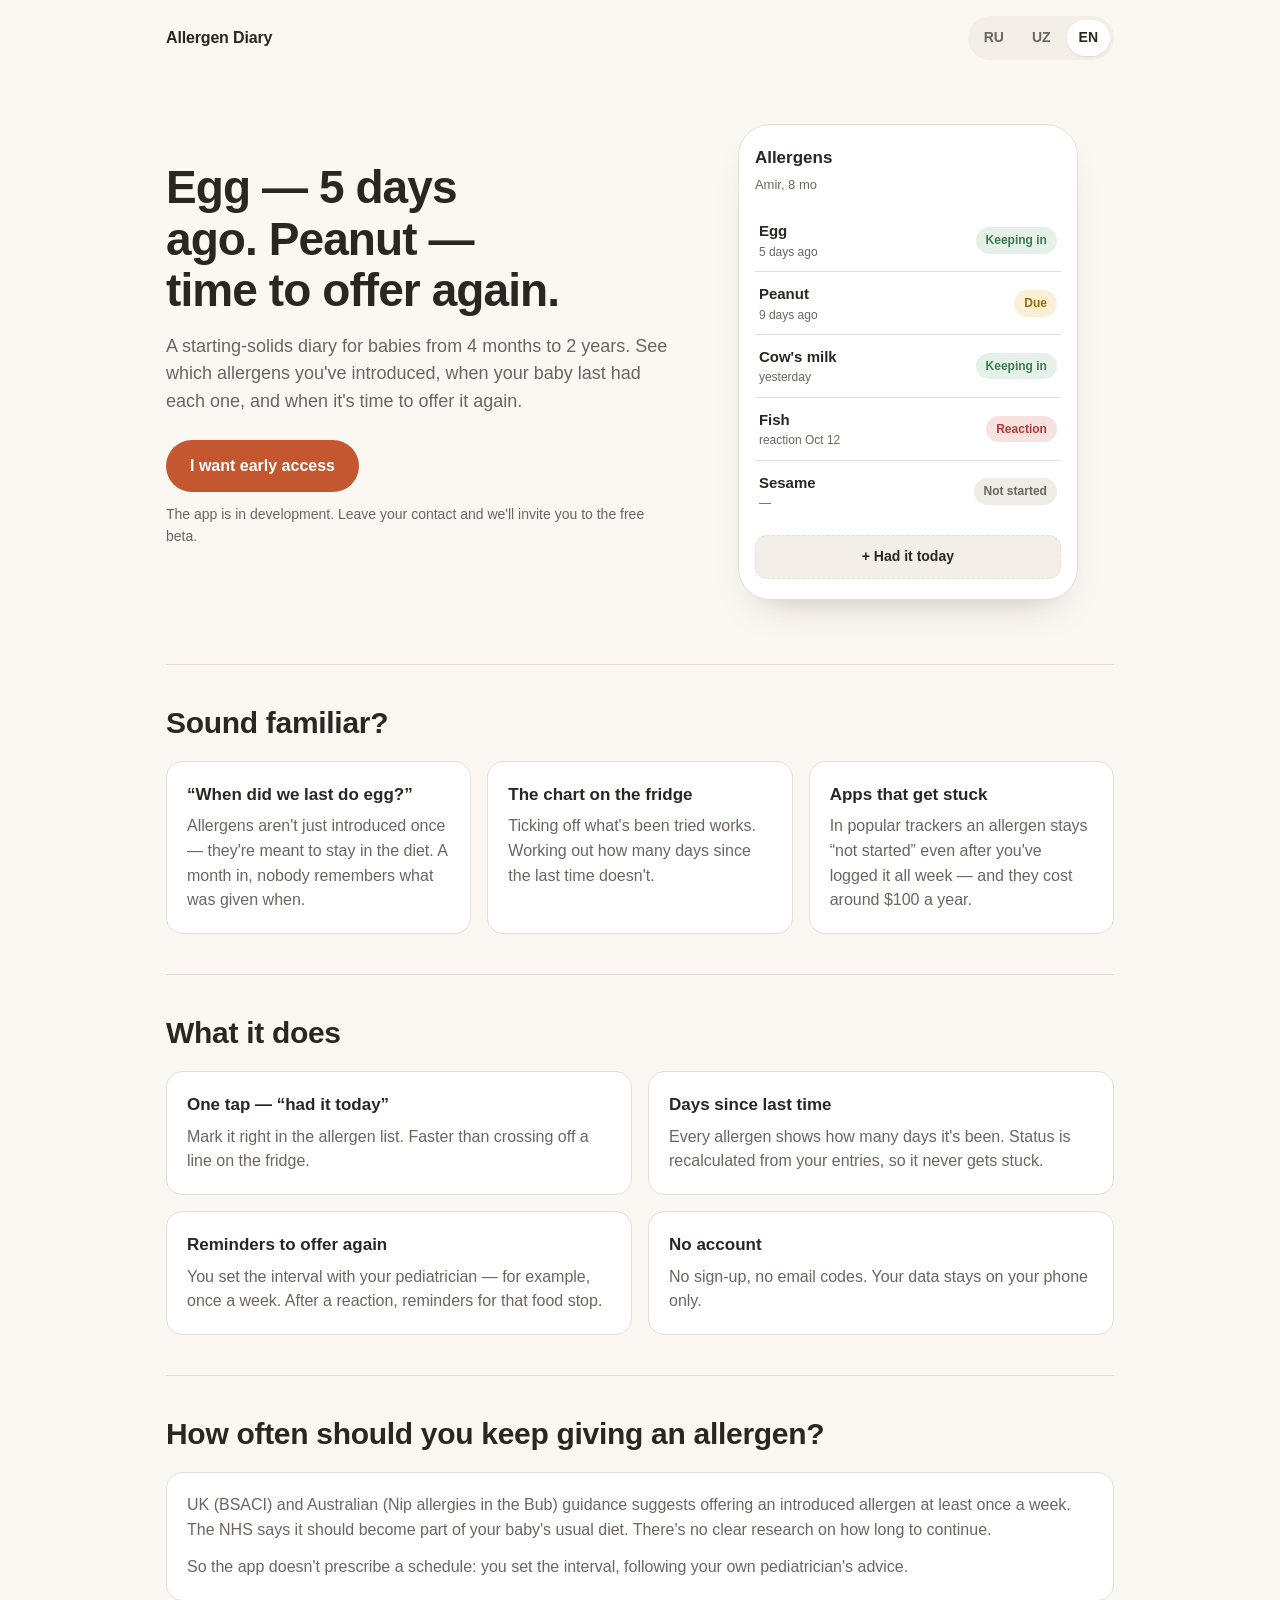
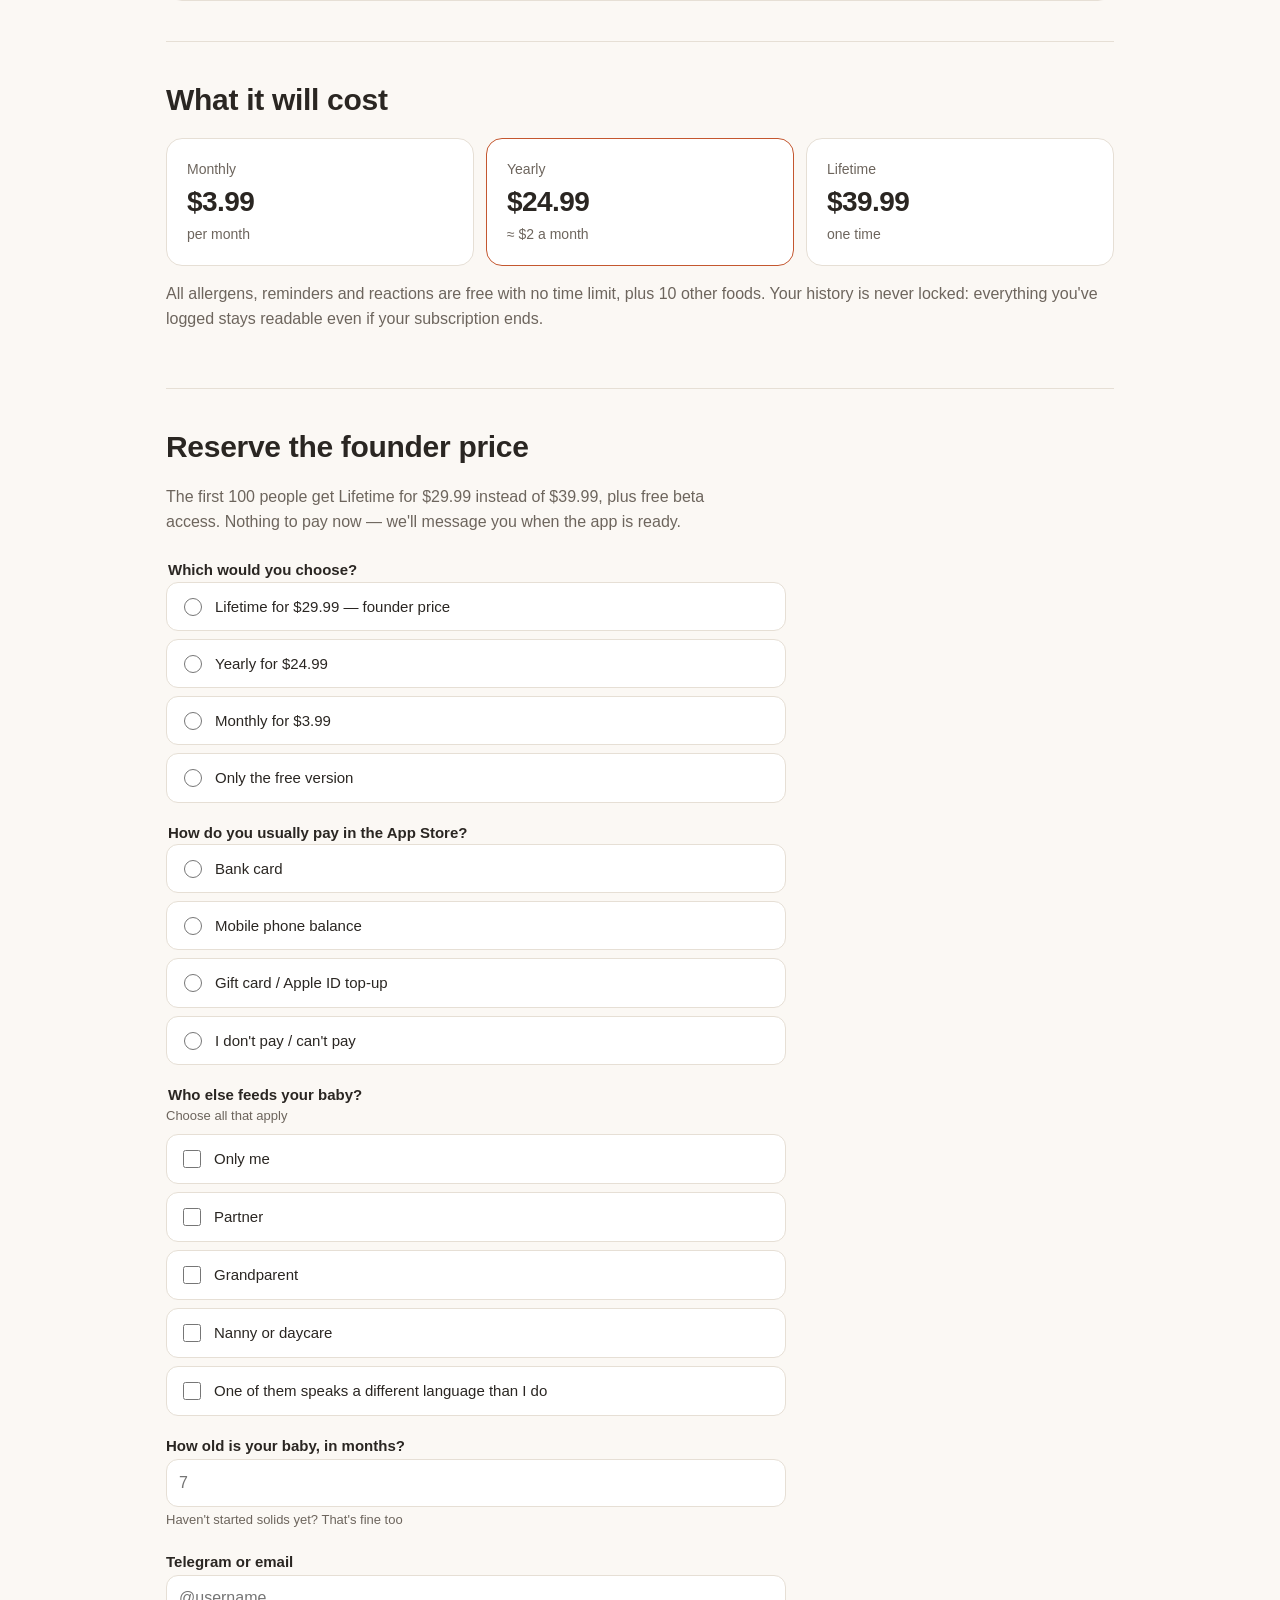
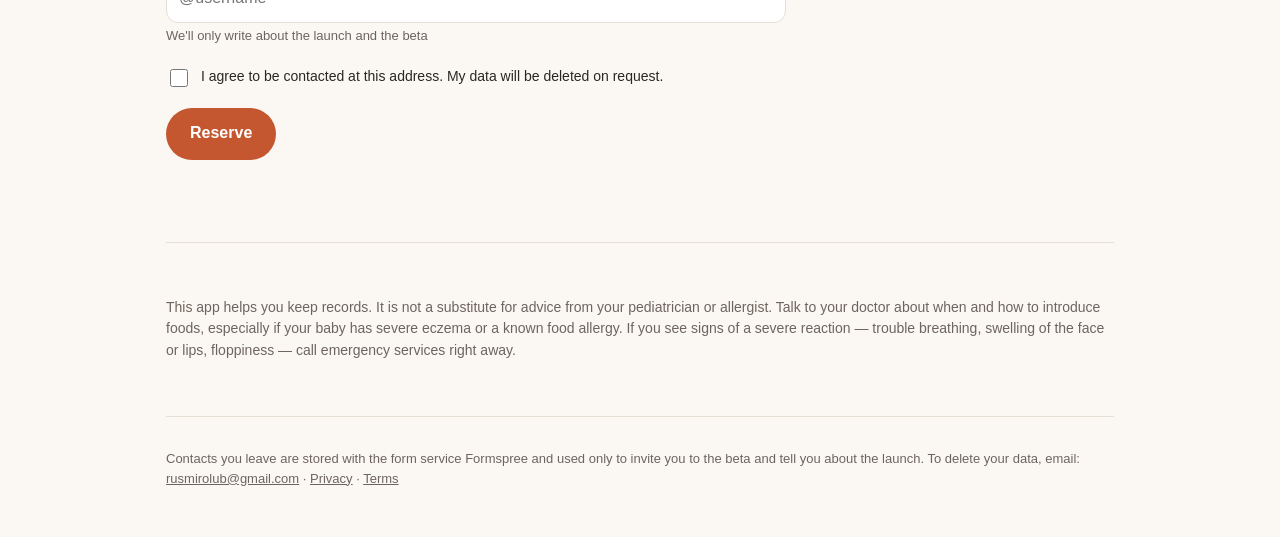
<file: index.html>
<!doctype html>
<html lang="ru">
<head>
<meta charset="utf-8">
<meta name="viewport" content="width=device-width, initial-scale=1">
<title>Дневник аллергенов</title>
<meta name="description" content="Дневник прикорма для малышей 4–24 месяцев: какие аллергены ввели, когда давали последний раз и когда пора повторить.">
<style>
  :root {
    --bg: #fbf8f4;
    --surface: #ffffff;
    --surface-2: #f3eee7;
    --text: #2a2622;
    --muted: #6d655d;
    --line: #e6dfd5;
    --accent: #c4572f;
    --accent-ink: #ffffff;
    --ok: #3c7d4f;
    --ok-bg: #e5f1e8;
    --warn: #9a6a08;
    --warn-bg: #fbf0d6;
    --bad: #b23a3a;
    --bad-bg: #f8e2e0;
    --idle: #6d655d;
    --idle-bg: #efebe5;
    --radius: 16px;
  }
  @media (prefers-color-scheme: dark) {
    :root:not([data-theme="light"]) {
      --bg: #1c1a18; --surface: #262320; --surface-2: #2f2b27; --text: #f1ece6; --muted: #b3aaa0;
      --line: #3b3631; --accent: #e8794f; --accent-ink: #1c1a18;
      --ok: #7fc493; --ok-bg: #233a2b; --warn: #e3b552; --warn-bg: #3d321a;
      --bad: #ee8b84; --bad-bg: #452523; --idle: #b3aaa0; --idle-bg: #34302b;
    }
  }
  :root[data-theme="dark"] {
    --bg: #1c1a18; --surface: #262320; --surface-2: #2f2b27; --text: #f1ece6; --muted: #b3aaa0;
    --line: #3b3631; --accent: #e8794f; --accent-ink: #1c1a18;
    --ok: #7fc493; --ok-bg: #233a2b; --warn: #e3b552; --warn-bg: #3d321a;
    --bad: #ee8b84; --bad-bg: #452523; --idle: #b3aaa0; --idle-bg: #34302b;
  }
  * { box-sizing: border-box; }
  html { -webkit-text-size-adjust: 100%; }
  body {
    margin: 0; background: var(--bg); color: var(--text);
    font: 16px/1.55 -apple-system, BlinkMacSystemFont, "Segoe UI", Roboto, "Helvetica Neue", Arial, sans-serif;
  }
  .wrap { max-width: 980px; margin: 0 auto; padding: 0 16px; }
  header.top { display: flex; align-items: center; justify-content: space-between; gap: 12px; padding: 16px 0; }
  .brand { font-weight: 700; letter-spacing: -0.01em; }
  .langs { display: flex; gap: 4px; background: var(--surface-2); border-radius: 999px; padding: 4px; }
  .langs button {
    border: 0; background: transparent; color: var(--muted); font: inherit; font-size: 14px; font-weight: 600;
    padding: 6px 12px; border-radius: 999px; cursor: pointer; min-height: 36px;
  }
  .langs button[aria-pressed="true"] { background: var(--surface); color: var(--text); box-shadow: 0 1px 2px rgba(0,0,0,.08); }

  .hero { display: grid; gap: 32px; align-items: center; padding: 24px 0 48px; }
  @media (min-width: 820px) { .hero { grid-template-columns: 1.1fr 0.9fr; padding: 48px 0 64px; } }
  h1 { font-size: clamp(30px, 6vw, 46px); line-height: 1.12; letter-spacing: -0.02em; margin: 0 0 16px; text-wrap: balance; }
  .lead { font-size: 18px; color: var(--muted); margin: 0 0 24px; max-width: 34em; }
  .cta {
    display: inline-flex; align-items: center; justify-content: center; min-height: 52px; padding: 0 24px;
    background: var(--accent); color: var(--accent-ink); border: 0; border-radius: 999px;
    font: inherit; font-weight: 700; text-decoration: none; cursor: pointer;
  }
  .cta:focus-visible, .langs button:focus-visible, input:focus-visible, select:focus-visible { outline: 3px solid var(--accent); outline-offset: 2px; }
  .note { font-size: 14px; color: var(--muted); margin-top: 12px; }

  /* phone mock */
  .phone {
    background: var(--surface); border: 1px solid var(--line); border-radius: 32px; padding: 20px 16px;
    max-width: 340px; width: 100%; margin: 0 auto; box-shadow: 0 20px 40px -24px rgba(60,40,20,.35);
  }
  .phone h3 { margin: 0 0 4px; font-size: 17px; }
  .phone .sub { margin: 0 0 14px; font-size: 13px; color: var(--muted); }
  .row { display: flex; align-items: center; justify-content: space-between; gap: 8px; padding: 10px 4px; border-top: 1px solid var(--line); }
  .row:first-of-type { border-top: 0; }
  .row .name { font-weight: 600; font-size: 15px; }
  .row .when { font-size: 12px; color: var(--muted); }
  .pill { font-size: 12px; font-weight: 700; padding: 4px 10px; border-radius: 999px; white-space: nowrap; }
  .pill.ok { color: var(--ok); background: var(--ok-bg); }
  .pill.warn { color: var(--warn); background: var(--warn-bg); }
  .pill.bad { color: var(--bad); background: var(--bad-bg); }
  .pill.idle { color: var(--idle); background: var(--idle-bg); }
  .tap { margin-top: 12px; width: 100%; min-height: 44px; border-radius: 12px; border: 1px dashed var(--line); background: var(--surface-2); color: var(--text); font: inherit; font-size: 14px; font-weight: 600; }

  section { padding: 40px 0; border-top: 1px solid var(--line); }
  h2 { font-size: clamp(22px, 4vw, 30px); line-height: 1.2; letter-spacing: -0.01em; margin: 0 0 20px; text-wrap: balance; }
  .grid { display: grid; gap: 16px; }
  @media (min-width: 720px) { .grid.three { grid-template-columns: repeat(3, 1fr); } .grid.two { grid-template-columns: repeat(2, 1fr); } }
  .card { background: var(--surface); border: 1px solid var(--line); border-radius: var(--radius); padding: 20px; }
  .card h3 { margin: 0 0 6px; font-size: 17px; }
  .card p { margin: 0; color: var(--muted); }
  .quote { font-size: 15px; color: var(--muted); border-left: 3px solid var(--accent); padding: 2px 0 2px 12px; margin: 0; }

  .prices { display: grid; gap: 12px; }
  @media (min-width: 720px) { .prices { grid-template-columns: repeat(3, 1fr); } }
  .price { background: var(--surface); border: 1px solid var(--line); border-radius: var(--radius); padding: 20px; }
  .price .amt { font-size: 28px; font-weight: 800; letter-spacing: -0.02em; }
  .price .per { color: var(--muted); font-size: 14px; }
  .price.best { border-color: var(--accent); }
  .free { margin-top: 16px; color: var(--muted); }

  form { display: grid; gap: 18px; max-width: 620px; }
  label, legend { font-weight: 600; font-size: 15px; }
  fieldset { border: 0; padding: 0; margin: 0; display: grid; gap: 8px; }
  .opt { display: flex; gap: 10px; align-items: flex-start; font-weight: 400; background: var(--surface); border: 1px solid var(--line); border-radius: 12px; padding: 12px; cursor: pointer; }
  .opt input { margin-top: 3px; accent-color: var(--accent); width: 18px; height: 18px; flex: none; }
  input[type=text], input[type=number], select {
    width: 100%; min-height: 48px; padding: 10px 12px; border-radius: 12px; border: 1px solid var(--line);
    background: var(--surface); color: var(--text); font: inherit;
  }
  .hint { font-size: 13px; color: var(--muted); font-weight: 400; }
  .consent { font-weight: 400; font-size: 14px; display: flex; gap: 10px; align-items: flex-start; }
  .consent input { margin-top: 3px; width: 18px; height: 18px; accent-color: var(--accent); flex: none; }
  #msg { min-height: 1.5em; font-weight: 600; }
  #msg.ok { color: var(--ok); } #msg.err { color: var(--bad); }

  .disclaimer { font-size: 14px; color: var(--muted); }
  footer { padding: 32px 0 48px; font-size: 13px; color: var(--muted); border-top: 1px solid var(--line); }
  footer a { color: inherit; }
  .sr, input.sr { position: absolute; left: 0; width: 1px; height: 1px; min-height: 0; padding: 0; border: 0; overflow: hidden; clip: rect(0 0 0 0); }
</style>
</head>
<body>
<div class="wrap">
  <header class="top">
    <div class="brand" data-i="brand">Дневник аллергенов</div>
    <div class="langs" role="group" aria-label="Language">
      <button type="button" data-lang="ru" aria-pressed="true">RU</button>
      <button type="button" data-lang="uz" aria-pressed="false">UZ</button>
      <button type="button" data-lang="en" aria-pressed="false">EN</button>
    </div>
  </header>

  <div class="hero">
    <div>
      <h1 data-i="h1">Яйцо — 5 дней назад. Арахис — пора повторить.</h1>
      <p class="lead" data-i="lead">Дневник прикорма для малышей от 4 месяцев до 2 лет. Показывает, какие аллергены вы уже ввели, когда давали последний раз и когда пора дать снова.</p>
      <a class="cta" href="#join" data-i="cta">Хочу попробовать</a>
      <p class="note" data-i="cta_note">Приложение в разработке. Оставьте контакт — пригласим в бета-тест бесплатно.</p>
    </div>
    <div class="phone" aria-hidden="true">
      <h3 data-i="m_title">Аллергены</h3>
      <p class="sub" data-i="m_sub">Амир, 8 мес.</p>
      <div class="row"><div><div class="name" data-i="m_egg">Яйцо</div><div class="when" data-i="m_egg_w">5 дней назад</div></div><span class="pill ok" data-i="m_keep">Повторяем</span></div>
      <div class="row"><div><div class="name" data-i="m_peanut">Арахис</div><div class="when" data-i="m_peanut_w">9 дней назад</div></div><span class="pill warn" data-i="m_due">Пора дать</span></div>
      <div class="row"><div><div class="name" data-i="m_milk">Коровье молоко</div><div class="when" data-i="m_milk_w">вчера</div></div><span class="pill ok" data-i="m_keep2">Повторяем</span></div>
      <div class="row"><div><div class="name" data-i="m_fish">Рыба</div><div class="when" data-i="m_fish_w">реакция 12 окт.</div></div><span class="pill bad" data-i="m_react">Реакция</span></div>
      <div class="row"><div><div class="name" data-i="m_sesame">Кунжут</div><div class="when">—</div></div><span class="pill idle" data-i="m_none">Не вводили</span></div>
      <button class="tap" type="button" tabindex="-1" data-i="m_tap">+ Дали сегодня</button>
    </div>
  </div>

  <section>
    <h2 data-i="p_h">Знакомо?</h2>
    <div class="grid three">
      <div class="card"><h3 data-i="p1_h">«Когда мы давали яйцо?»</h3><p data-i="p1">Аллергены советуют не только ввести, но и потом давать регулярно. Через месяц уже не вспомнить, что и когда было.</p></div>
      <div class="card"><h3 data-i="p2_h">Листок на холодильнике</h3><p data-i="p2">Отмечать, что попробовали, ещё получается. Посчитать, сколько дней прошло с последнего раза, — уже нет.</p></div>
      <div class="card"><h3 data-i="p3_h">Приложения ломаются</h3><p data-i="p3">В популярных трекерах аллерген «застревает» в статусе «не начат», хотя вы давали его всю неделю. И стоят они около $100 в год.</p></div>
    </div>
  </section>

  <section>
    <h2 data-i="f_h">Что умеет</h2>
    <div class="grid two">
      <div class="card"><h3 data-i="f1_h">Один тап — «дали сегодня»</h3><p data-i="f1">Отметка прямо в списке аллергенов. Быстрее, чем зачеркнуть строчку на холодильнике.</p></div>
      <div class="card"><h3 data-i="f2_h">Дни с последнего раза</h3><p data-i="f2">Для каждого аллергена видно, сколько дней прошло. Статус пересчитывается из ваших записей и не «застревает».</p></div>
      <div class="card"><h3 data-i="f3_h">Напоминание повторить</h3><p data-i="f3">Интервал вы выбираете сами вместе с педиатром — например, раз в неделю. После реакции напоминания по этому продукту выключаются.</p></div>
      <div class="card"><h3 data-i="f4_h">Без регистрации</h3><p data-i="f4">Не нужен аккаунт и код из письма. Данные хранятся только на вашем телефоне.</p></div>
    </div>
  </section>

  <section>
    <h2 data-i="o_h">Как часто давать аллерген после ввода?</h2>
    <div class="card">
      <p data-i="o1">Британские (BSACI) и австралийские (Nip allergies in the Bub) рекомендации советуют давать уже введённый аллерген хотя бы раз в неделю. NHS говорит, что он должен стать частью обычного рациона. Сколько это продолжать, точных данных нет.</p>
      <p style="margin-top:12px" data-i="o2">Поэтому приложение не назначает схему: интервал вы ставите сами, по совету своего педиатра.</p>
    </div>
  </section>

  <section>
    <h2 data-i="pr_h">Сколько будет стоить</h2>
    <div class="prices">
      <div class="price"><div class="per" data-i="pr_m_l">Месяц</div><div class="amt" data-i="pr_m">$3.99</div><div class="per" data-i="pr_m_n">в месяц</div></div>
      <div class="price best"><div class="per" data-i="pr_y_l">Год</div><div class="amt" data-i="pr_y">$24.99</div><div class="per" data-i="pr_y_n">≈ $2 в месяц</div></div>
      <div class="price"><div class="per" data-i="pr_l_l">Навсегда</div><div class="amt" data-i="pr_l">$39.99</div><div class="per" data-i="pr_l_n">один раз</div></div>
    </div>
    <p class="free" data-i="pr_free">Все аллергены, напоминания и реакции — бесплатно и без срока, плюс 10 других продуктов. Ваша история никогда не блокируется: всё, что записали, остаётся доступным, даже если подписка закончилась. Цена в App Store будет в местной валюте.</p>
  </section>

  <section id="join">
    <h2 data-i="j_h">Забронировать цену основателя</h2>
    <p class="lead" style="font-size:16px" data-i="j_lead">Первые 100 человек получат «Навсегда» за $29.99 вместо $39.99 и бесплатный доступ к бета-версии. Сейчас ничего платить не нужно — напишем, когда приложение будет готово.</p>

    <form id="f" method="POST" action="https://formspree.io/f/xqppevvk" novalidate>
      <fieldset>
        <legend data-i="q_plan">Что бы вы выбрали?</legend>
        <label class="opt"><input type="radio" name="plan" value="lifetime_founder" required><span data-i="q_plan_1">«Навсегда» за $29.99 — цена основателя</span></label>
        <label class="opt"><input type="radio" name="plan" value="year"><span data-i="q_plan_2">Год за $24.99</span></label>
        <label class="opt"><input type="radio" name="plan" value="month"><span data-i="q_plan_3">Месяц за $3.99</span></label>
        <label class="opt"><input type="radio" name="plan" value="free_only"><span data-i="q_plan_4">Только бесплатная версия</span></label>
      </fieldset>

      <fieldset>
        <legend data-i="q_pay">Как вы обычно платите в App Store?</legend>
        <label class="opt"><input type="radio" name="pay" value="card"><span data-i="q_pay_1">Банковской картой</span></label>
        <label class="opt"><input type="radio" name="pay" value="phone_balance"><span data-i="q_pay_2">Со счёта мобильного телефона</span></label>
        <label class="opt"><input type="radio" name="pay" value="gift_card"><span data-i="q_pay_3">Подарочной картой / пополнением Apple ID</span></label>
        <label class="opt"><input type="radio" name="pay" value="never"><span data-i="q_pay_4">Не плачу / не получается заплатить</span></label>
      </fieldset>

      <fieldset>
        <legend data-i="q_share">Кто ещё кормит ребёнка?</legend>
        <span class="hint" data-i="q_share_h">Можно выбрать несколько</span>
        <label class="opt"><input type="checkbox" name="feeds" value="only_me"><span data-i="q_share_1">Только я</span></label>
        <label class="opt"><input type="checkbox" name="feeds" value="partner"><span data-i="q_share_2">Муж / партнёр</span></label>
        <label class="opt"><input type="checkbox" name="feeds" value="grandparent"><span data-i="q_share_3">Бабушка или дедушка</span></label>
        <label class="opt"><input type="checkbox" name="feeds" value="nanny_daycare"><span data-i="q_share_4">Няня или садик</span></label>
        <label class="opt"><input type="checkbox" name="feeds" value="other_language"><span data-i="q_share_5">Кто-то из них говорит на другом языке, чем я</span></label>
      </fieldset>

      <div>
        <label for="age" data-i="q_age">Сколько месяцев ребёнку?</label>
        <input id="age" name="child_age_months" type="number" inputmode="numeric" min="0" max="48" placeholder="7">
        <span class="hint" data-i="q_age_h">Если ещё не начали прикорм — тоже подходит</span>
      </div>

      <div>
        <label for="contact" data-i="q_contact">Telegram или email</label>
        <input id="contact" name="contact" type="text" autocomplete="email" required placeholder="@username">
        <span class="hint" data-i="q_contact_h">Напишем только о запуске и бета-тесте</span>
      </div>

      <label class="consent"><input type="checkbox" name="consent" value="yes" required><span data-i="q_consent">Можно написать мне по этому контакту. Данные удалят по первому запросу.</span></label>

      <input type="hidden" name="lang" value="ru">
      <input type="hidden" name="utm_source">
      <input type="hidden" name="utm_medium">
      <input type="hidden" name="utm_campaign">
      <input type="hidden" name="referrer">
      <input type="text" name="_gotcha" class="sr" tabindex="-1" autocomplete="off" aria-hidden="true">

      <div><button class="cta" type="submit" data-i="q_submit">Забронировать</button></div>
      <div id="msg" role="status" aria-live="polite"></div>
    </form>
  </section>

  <section>
    <p class="disclaimer" data-i="disc">Приложение помогает вести учёт и не заменяет консультацию педиатра или аллерголога. Порядок и сроки ввода продуктов обсудите с врачом, особенно если у ребёнка тяжёлая экзема или уже была аллергия. При признаках тяжёлой реакции — затруднённое дыхание, отёк лица или губ, вялость — сразу вызывайте скорую (103).</p>
  </section>

  <footer>
    <span data-i="foot">Контакты, которые вы оставили, хранятся в сервисе форм Formspree и используются только для приглашения в бета-тест и сообщения о запуске. Чтобы удалить данные, напишите:</span>
    <a href="mailto:rusmirolub@gmail.com">rusmirolub@gmail.com</a>
    · <a href="privacy" data-legal>Privacy</a> · <a href="terms" data-legal>Terms</a>
  </footer>
</div>

<script>
(function () {
  var T = {
    ru: {}, // RU is the markup itself; filled from the DOM on load
    uz: {
      brand: "Allergen kundaligi",
      h1: "Tuxum — 5 kun oldin. Yeryongʻoq — takrorlash vaqti.",
      lead: "4 oylikdan 2 yoshgacha boʻlgan chaqaloqlar uchun qoʻshimcha ovqat kundaligi. Qaysi allergenlar kiritilgani, oxirgi marta qachon berilgani va qachon yana berish kerakligini koʻrsatadi.",
      cta: "Sinab koʻrmoqchiman",
      cta_note: "Ilova ishlab chiqilmoqda. Kontaktingizni qoldiring — beta-testga bepul taklif qilamiz.",
      m_title: "Allergenlar", m_sub: "Amir, 8 oy",
      m_egg: "Tuxum", m_egg_w: "5 kun oldin", m_keep: "Takrorlanmoqda",
      m_peanut: "Yeryongʻoq", m_peanut_w: "9 kun oldin", m_due: "Berish vaqti",
      m_milk: "Sigir suti", m_milk_w: "kecha", m_keep2: "Takrorlanmoqda",
      m_fish: "Baliq", m_fish_w: "reaksiya 12-okt.", m_react: "Reaksiya",
      m_sesame: "Kunjut", m_none: "Kiritilmagan", m_tap: "+ Bugun berdik",
      p_h: "Tanishmi?",
      p1_h: "«Tuxumni qachon bergan edik?»", p1: "Allergenni faqat kiritish emas, keyin muntazam berib turish ham tavsiya etiladi. Bir oydan keyin nima qachon boʻlganini eslab boʻlmaydi.",
      p2_h: "Muzlatkichdagi varaq", p2: "Nimani tatib koʻrganini belgilash mumkin. Oxirgi martadan beri necha kun oʻtganini hisoblash — yoʻq.",
      p3_h: "Ilovalar buziladi", p3: "Mashhur trekerlarda allergen butun hafta berilgan boʻlsa ham «boshlanmagan» holatida qolib ketadi. Narxi esa yiliga taxminan $100.",
      f_h: "Nimalar qila oladi",
      f1_h: "Bir bosish — «bugun berdik»", f1: "Belgi toʻgʻridan-toʻgʻri allergenlar roʻyxatida. Muzlatkichdagi qatorni chizishdan ham tezroq.",
      f2_h: "Oxirgi martadan beri kunlar", f2: "Har bir allergen uchun necha kun oʻtgani koʻrinadi. Holat yozuvlaringizdan qayta hisoblanadi va «qotib qolmaydi».",
      f3_h: "Takrorlash eslatmasi", f3: "Oraliqni pediatr bilan birga oʻzingiz tanlaysiz — masalan, haftada bir marta. Reaksiyadan keyin shu mahsulot boʻyicha eslatmalar oʻchadi.",
      f4_h: "Roʻyxatdan oʻtishsiz", f4: "Akkaunt va xatdagi kod kerak emas. Maʼlumotlar faqat telefoningizda saqlanadi.",
      o_h: "Kiritilgan allergenni qanchalik tez-tez berish kerak?",
      o1: "Britaniya (BSACI) va Avstraliya (Nip allergies in the Bub) tavsiyalari kiritilgan allergenni kamida haftada bir marta berishni maslahat beradi. NHS uni oddiy ratsionning bir qismiga aylantirish kerakligini aytadi. Buni qancha davom ettirish haqida aniq maʼlumot yoʻq.",
      o2: "Shuning uchun ilova sxema belgilamaydi: oraliqni pediatringiz maslahati bilan oʻzingiz qoʻyasiz.",
      pr_h: "Narxi qancha boʻladi",
      pr_m_l: "Oy", pr_m: "$3.99", pr_m_n: "oyiga",
      pr_y_l: "Yil", pr_y: "$24.99", pr_y_n: "≈ oyiga $2",
      pr_l_l: "Umrbod", pr_l: "$39.99", pr_l_n: "bir marta",
      pr_free: "Barcha allergenlar, eslatmalar va reaksiyalar — bepul va muddatsiz, yana 10 ta boshqa mahsulot. Tarixingiz hech qachon bloklanmaydi: yozganlaringiz obuna tugasa ham ochiq qoladi.",
      j_h: "Asoschi narxini band qilish",
      j_lead: "Dastlabki 100 kishi «Umrbod» tarifni $39.99 oʻrniga $29.99 ga va beta-versiyaga bepul kirishni oladi. Hozir hech narsa toʻlash shart emas — ilova tayyor boʻlganda yozamiz.",
      q_plan: "Qaysi birini tanlagan boʻlardingiz?",
      q_plan_1: "«Umrbod» $29.99 — asoschi narxi", q_plan_2: "Yil — $24.99", q_plan_3: "Oy — $3.99", q_plan_4: "Faqat bepul versiya",
      q_pay: "App Store’da odatda qanday toʻlaysiz?",
      q_pay_1: "Bank kartasi bilan", q_pay_2: "Mobil telefon hisobidan", q_pay_3: "Sovgʻa kartasi / Apple ID’ni toʻldirish", q_pay_4: "Toʻlamayman / toʻlab boʻlmaydi",
      q_share: "Bolani yana kim ovqatlantiradi?", q_share_h: "Bir nechtasini tanlash mumkin",
      q_share_1: "Faqat men", q_share_2: "Turmush oʻrtogʻim", q_share_3: "Buvi yoki bobo", q_share_4: "Enaga yoki bogʻcha", q_share_5: "Ulardan kimdir men bilan boshqa tilda gaplashadi",
      q_age: "Bola necha oylik?", q_age_h: "Qoʻshimcha ovqat hali boshlanmagan boʻlsa ham mos keladi",
      q_contact: "Telegram yoki email", q_contact_h: "Faqat ishga tushirish va beta-test haqida yozamiz",
      q_consent: "Shu kontakt orqali menga yozishlariga roziman. Birinchi soʻrov boʻyicha maʼlumotlar oʻchiriladi.",
      q_submit: "Band qilish",
      disc: "Ilova hisob yuritishga yordam beradi va pediatr yoki allergolog maslahatining oʻrnini bosmaydi. Mahsulotlarni kiritish tartibi va muddatlarini shifokor bilan kelishing, ayniqsa bolada ogʻir ekzema yoki allergiya boʻlgan boʻlsa. Ogʻir reaksiya belgilari — nafas qisishi, yuz yoki lablar shishi, holsizlik — boʻlsa, darhol tez yordam chaqiring (103).",
      foot: "Siz qoldirgan kontaktlar Formspree xizmatida saqlanadi va faqat beta-testga taklif qilish hamda ishga tushirish haqida xabar berish uchun ishlatiladi. Maʼlumotlarni oʻchirish uchun yozing:",
      ok: "Rahmat! Ilova tayyor boʻlganda yozamiz.", err: "Yuborib boʻlmadi. Keyinroq yana urinib koʻring.", need: "Tarifni tanlang, kontakt va roziligingizni koʻrsating.", cfg: "Shakl hali sozlanmagan."
    },
    en: {
      brand: "Allergen Diary",
      h1: "Egg — 5 days ago. Peanut — time to offer again.",
      lead: "A starting-solids diary for babies from 4 months to 2 years. See which allergens you've introduced, when your baby last had each one, and when it's time to offer it again.",
      cta: "I want early access",
      cta_note: "The app is in development. Leave your contact and we'll invite you to the free beta.",
      m_title: "Allergens", m_sub: "Amir, 8 mo",
      m_egg: "Egg", m_egg_w: "5 days ago", m_keep: "Keeping in",
      m_peanut: "Peanut", m_peanut_w: "9 days ago", m_due: "Due",
      m_milk: "Cow's milk", m_milk_w: "yesterday", m_keep2: "Keeping in",
      m_fish: "Fish", m_fish_w: "reaction Oct 12", m_react: "Reaction",
      m_sesame: "Sesame", m_none: "Not started", m_tap: "+ Had it today",
      p_h: "Sound familiar?",
      p1_h: "“When did we last do egg?”", p1: "Allergens aren't just introduced once — they're meant to stay in the diet. A month in, nobody remembers what was given when.",
      p2_h: "The chart on the fridge", p2: "Ticking off what's been tried works. Working out how many days since the last time doesn't.",
      p3_h: "Apps that get stuck", p3: "In popular trackers an allergen stays “not started” even after you've logged it all week — and they cost around $100 a year.",
      f_h: "What it does",
      f1_h: "One tap — “had it today”", f1: "Mark it right in the allergen list. Faster than crossing off a line on the fridge.",
      f2_h: "Days since last time", f2: "Every allergen shows how many days it's been. Status is recalculated from your entries, so it never gets stuck.",
      f3_h: "Reminders to offer again", f3: "You set the interval with your pediatrician — for example, once a week. After a reaction, reminders for that food stop.",
      f4_h: "No account", f4: "No sign-up, no email codes. Your data stays on your phone only.",
      o_h: "How often should you keep giving an allergen?",
      o1: "UK (BSACI) and Australian (Nip allergies in the Bub) guidance suggests offering an introduced allergen at least once a week. The NHS says it should become part of your baby's usual diet. There's no clear research on how long to continue.",
      o2: "So the app doesn't prescribe a schedule: you set the interval, following your own pediatrician's advice.",
      pr_h: "What it will cost",
      pr_m_l: "Monthly", pr_m: "$3.99", pr_m_n: "per month",
      pr_y_l: "Yearly", pr_y: "$24.99", pr_y_n: "≈ $2 a month",
      pr_l_l: "Lifetime", pr_l: "$39.99", pr_l_n: "one time",
      pr_free: "All allergens, reminders and reactions are free with no time limit, plus 10 other foods. Your history is never locked: everything you've logged stays readable even if your subscription ends.",
      j_h: "Reserve the founder price",
      j_lead: "The first 100 people get Lifetime for $29.99 instead of $39.99, plus free beta access. Nothing to pay now — we'll message you when the app is ready.",
      q_plan: "Which would you choose?",
      q_plan_1: "Lifetime for $29.99 — founder price", q_plan_2: "Yearly for $24.99", q_plan_3: "Monthly for $3.99", q_plan_4: "Only the free version",
      q_pay: "How do you usually pay in the App Store?",
      q_pay_1: "Bank card", q_pay_2: "Mobile phone balance", q_pay_3: "Gift card / Apple ID top-up", q_pay_4: "I don't pay / can't pay",
      q_share: "Who else feeds your baby?", q_share_h: "Choose all that apply",
      q_share_1: "Only me", q_share_2: "Partner", q_share_3: "Grandparent", q_share_4: "Nanny or daycare", q_share_5: "One of them speaks a different language than I do",
      q_age: "How old is your baby, in months?", q_age_h: "Haven't started solids yet? That's fine too",
      q_contact: "Telegram or email", q_contact_h: "We'll only write about the launch and the beta",
      q_consent: "I agree to be contacted at this address. My data will be deleted on request.",
      q_submit: "Reserve",
      disc: "This app helps you keep records. It is not a substitute for advice from your pediatrician or allergist. Talk to your doctor about when and how to introduce foods, especially if your baby has severe eczema or a known food allergy. If you see signs of a severe reaction — trouble breathing, swelling of the face or lips, floppiness — call emergency services right away.",
      foot: "Contacts you leave are stored with the form service Formspree and used only to invite you to the beta and tell you about the launch. To delete your data, email:",
      ok: "Thank you! We'll message you when the app is ready.", err: "Couldn't send. Please try again later.", need: "Please choose an option, add your contact and tick the consent box.", cfg: "The form isn't configured yet."
    }
  };
  var ruMsg = { ok: "Спасибо! Напишем, когда приложение будет готово.", err: "Не получилось отправить. Попробуйте ещё раз позже.", need: "Выберите тариф, укажите контакт и отметьте согласие.", cfg: "Форма ещё не настроена." };
  var titles = { ru: "Дневник аллергенов", uz: "Allergen kundaligi", en: "Allergen Diary" };

  var nodes = document.querySelectorAll('[data-i]');
  nodes.forEach(function (n) { T.ru[n.getAttribute('data-i')] = n.textContent; });
  Object.keys(ruMsg).forEach(function (k) { T.ru[k] = ruMsg[k]; });

  var form = document.getElementById('f');
  var msg = document.getElementById('msg');
  var lang = 'ru';

  function apply(l) {
    lang = T[l] ? l : 'ru';
    nodes.forEach(function (n) { var v = T[lang][n.getAttribute('data-i')]; if (v) n.textContent = v; });
    document.documentElement.lang = lang;
    document.title = titles[lang];
    document.querySelectorAll('.langs button').forEach(function (b) { b.setAttribute('aria-pressed', String(b.dataset.lang === lang)); });
    form.elements.lang.value = lang;
    msg.textContent = ''; msg.className = '';
    try { localStorage.setItem('lang', lang); } catch (e) {}
    try { var u = new URL(location.href); u.searchParams.set('lang', lang); history.replaceState(null, '', u); } catch (e) {}
  }

  var params = new URLSearchParams(location.search);
  ['utm_source', 'utm_medium', 'utm_campaign'].forEach(function (k) { form.elements[k].value = params.get(k) || ''; });
  form.elements.referrer.value = document.referrer || '';

  var initial = params.get('lang');
  if (!initial) { try { initial = localStorage.getItem('lang'); } catch (e) {} }
  if (!initial) {
    var nav = (navigator.language || 'ru').slice(0, 2).toLowerCase();
    initial = nav === 'uz' ? 'uz' : nav === 'en' ? 'en' : 'ru';
  }
  apply(initial);

  document.querySelectorAll('.langs button').forEach(function (b) {
    b.addEventListener('click', function () { apply(b.dataset.lang); track('lang-' + b.dataset.lang); });
  });

  function track(name) {
    try { if (window.goatcounter && window.goatcounter.count) window.goatcounter.count({ path: name, title: name, event: true }); } catch (e) {}
  }

  var started = false;
  form.addEventListener('input', function () { if (!started) { started = true; track('form-start-' + lang); } });

  form.addEventListener('submit', function (e) {
    e.preventDefault();
    msg.className = '';
    var plan = form.querySelector('input[name=plan]:checked');
    if (!plan || !form.elements.contact.value.trim() || !form.elements.consent.checked) {
      msg.textContent = T[lang].need; msg.className = 'err'; return;
    }
    if (form.action.indexOf('YOUR_FORM_ID') !== -1) { msg.textContent = T[lang].cfg; msg.className = 'err'; return; }
    var data = new FormData(form);
    data.set('feeds', Array.prototype.map.call(form.querySelectorAll('input[name=feeds]:checked'), function (x) { return x.value; }).join(','));
    var btn = form.querySelector('button[type=submit]'); btn.disabled = true;
    fetch(form.action, { method: 'POST', body: data, headers: { 'Accept': 'application/json' } })
      .then(function (r) {
        if (!r.ok) throw new Error(r.status);
        msg.textContent = T[lang].ok; msg.className = 'ok';
        form.querySelectorAll('input, button').forEach(function (el) { el.disabled = true; });
        track('submit-' + lang + '-' + plan.value);
      })
      .catch(function () { msg.textContent = T[lang].err; msg.className = 'err'; btn.disabled = false; });
  });
})();
</script>
<!-- Visitor counting (no cookies). Replace komolbek with your GoatCounter code, or delete this line. -->
<script data-goatcounter="https://komolbek.goatcounter.com/count" async src="//gc.zgo.at/count.js"></script>
</body>
</html>
</file>
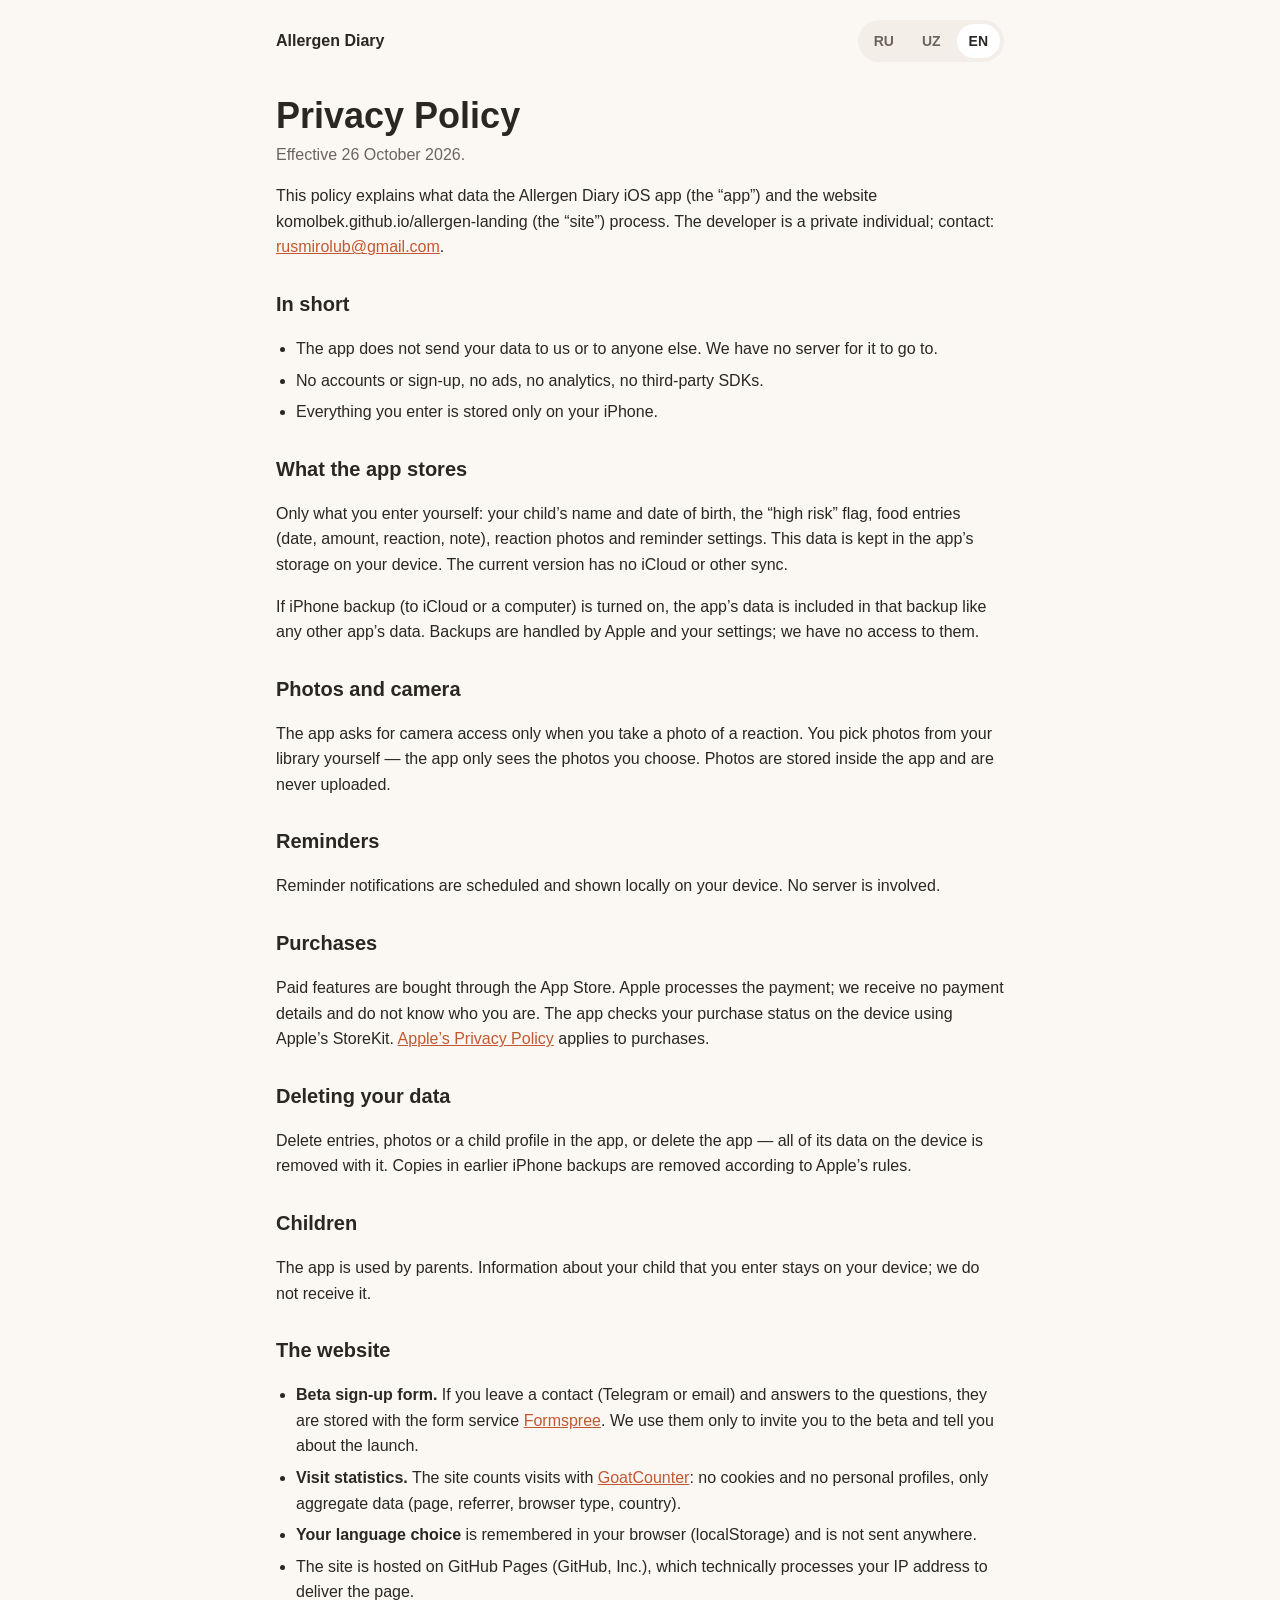
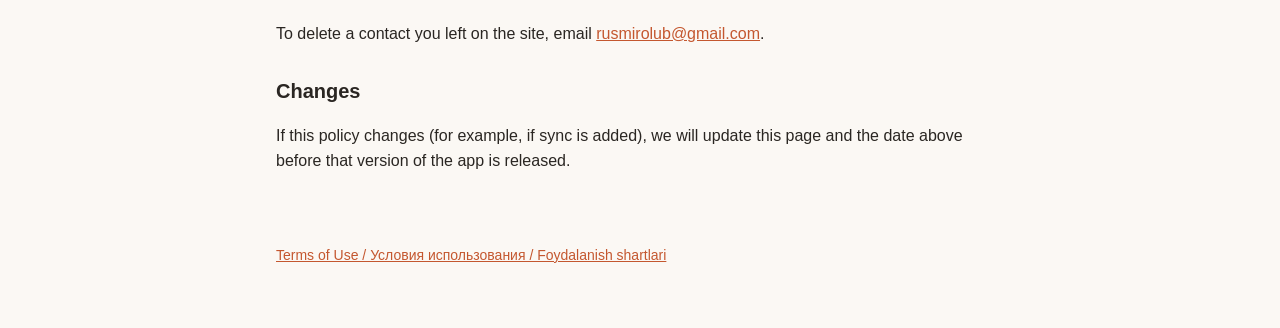
<file: privacy.html>
<!doctype html>
<html lang="ru">
<head>
<meta charset="utf-8">
<meta name="viewport" content="width=device-width, initial-scale=1">
<title>Allergen Diary — Privacy Policy</title>
<meta name="robots" content="index,follow">
<link rel="stylesheet" href="legal.css">
</head>
<body>
<header class="wrap top">
  <a class="brand" href="./">Allergen Diary</a>
  <nav class="langs" aria-label="Language">
    <a href="?lang=ru" data-l="ru">RU</a><a href="?lang=uz" data-l="uz">UZ</a><a href="?lang=en" data-l="en">EN</a>
  </nav>
</header>
<main class="wrap">

<article lang="ru" data-lang="ru">
<h1>Политика конфиденциальности</h1>
<p class="meta">Действует с 26 октября 2026 г.</p>
<p>Эта политика описывает, какие данные обрабатывает iOS-приложение «Allergen Diary» (далее — приложение) и сайт komolbek.github.io/allergen-landing (далее — сайт). Разработчик — частное лицо, контакт: <a href="mailto:rusmirolub@gmail.com">rusmirolub@gmail.com</a>.</p>

<h2>Коротко</h2>
<ul>
  <li>Приложение не передаёт ваши данные ни нам, ни третьим лицам. У нас нет сервера, куда они могли бы попасть.</li>
  <li>Нет аккаунтов и регистрации, нет рекламы, аналитики и сторонних SDK.</li>
  <li>Всё, что вы вводите, хранится только на вашем iPhone.</li>
</ul>

<h2>Какие данные хранит приложение</h2>
<p>Только то, что вы вводите сами: имя и дата рождения ребёнка, отметка «высокий риск», записи о продуктах (дата, количество, реакция, заметка), фото реакций, настройки напоминаний. Эти данные хранятся в памяти приложения на устройстве. Синхронизации через iCloud или другой сервис в текущей версии нет.</p>
<p>Если у вас включено резервное копирование iPhone (в iCloud или на компьютер), данные приложения попадают в эту копию, как и данные других приложений. Резервным копированием управляет Apple и ваши настройки; мы к копиям доступа не имеем.</p>

<h2>Фото и камера</h2>
<p>Приложение просит доступ к камере только когда вы фотографируете реакцию. Фото из галереи вы выбираете сами — приложение видит только выбранные снимки. Фото сохраняются внутри приложения и никуда не отправляются.</p>

<h2>Напоминания</h2>
<p>Уведомления-напоминания создаются и показываются локально на устройстве. Сервер для них не используется.</p>

<h2>Покупки</h2>
<p>Платные функции оплачиваются через App Store. Платёж обрабатывает Apple, мы не получаем ваши платёжные данные и не знаем, кто вы. Приложение проверяет статус покупки средствами Apple (StoreKit) на устройстве. К покупкам применяется <a href="https://www.apple.com/legal/privacy/">политика конфиденциальности Apple</a>.</p>

<h2>Как удалить данные</h2>
<p>Удалите записи, фото или профиль ребёнка в приложении либо удалите приложение — вместе с ним удаляются все его данные на устройстве. Копии в ранее сделанных резервных копиях iPhone удаляются по правилам Apple.</p>

<h2>Дети</h2>
<p>Приложением пользуются родители. Сведения о ребёнке, которые вы вводите, остаются на вашем устройстве; мы их не получаем.</p>

<h2>Сайт</h2>
<ul>
  <li><strong>Форма записи в бета-тест.</strong> Если вы оставляете контакт (Telegram или email) и ответы на вопросы, они сохраняются в сервисе форм <a href="https://formspree.io/legal/privacy-policy">Formspree</a>. Мы используем их только чтобы пригласить в бета-тест и сообщить о запуске.</li>
  <li><strong>Статистика посещений.</strong> Сайт считает визиты сервисом <a href="https://www.goatcounter.com/help/privacy">GoatCounter</a>: без cookie и без личных профилей, только агрегированные данные (страница, источник перехода, тип браузера, страна).</li>
  <li><strong>Выбор языка</strong> запоминается в вашем браузере (localStorage) и никуда не отправляется.</li>
  <li>Сайт размещён на GitHub Pages (GitHub, Inc.), который технически обрабатывает IP-адрес, чтобы доставить страницу.</li>
</ul>
<p>Чтобы удалить контакт, оставленный на сайте, напишите на <a href="mailto:rusmirolub@gmail.com">rusmirolub@gmail.com</a>.</p>

<h2>Изменения</h2>
<p>Если политика изменится (например, появится синхронизация), мы обновим эту страницу и дату вверху до выхода такой версии приложения.</p>
</article>

<article lang="uz" data-lang="uz">
<h1>Maxfiylik siyosati</h1>
<p class="meta">2026-yil 26-oktabrdan amal qiladi.</p>
<p>Ushbu siyosat «Allergen Diary» iOS ilovasi (keyingi oʻrinlarda — ilova) va komolbek.github.io/allergen-landing sayti (keyingi oʻrinlarda — sayt) qanday maʼlumotlarni qayta ishlashini tushuntiradi. Ishlab chiquvchi — jismoniy shaxs, aloqa: <a href="mailto:rusmirolub@gmail.com">rusmirolub@gmail.com</a>.</p>

<h2>Qisqacha</h2>
<ul>
  <li>Ilova maʼlumotlaringizni na bizga, na uchinchi shaxslarga yubormaydi. Ular tushishi mumkin boʻlgan serverimiz yoʻq.</li>
  <li>Akkaunt va roʻyxatdan oʻtish yoʻq, reklama, analitika va uchinchi tomon SDKʼlari yoʻq.</li>
  <li>Siz kiritgan hamma narsa faqat iPhoneʼingizda saqlanadi.</li>
</ul>

<h2>Ilova qanday maʼlumotlarni saqlaydi</h2>
<p>Faqat oʻzingiz kiritgan maʼlumotlar: bolaning ismi va tugʻilgan sanasi, «yuqori xavf» belgisi, mahsulotlar haqidagi yozuvlar (sana, miqdor, reaksiya, izoh), reaksiya suratlari, eslatma sozlamalari. Bu maʼlumotlar qurilmadagi ilova xotirasida saqlanadi. Joriy versiyada iCloud yoki boshqa xizmat orqali sinxronlash yoʻq.</p>
<p>Agar iPhone zaxira nusxasi (iCloud yoki kompyuterga) yoqilgan boʻlsa, ilova maʼlumotlari boshqa ilovalar maʼlumotlari kabi shu nusxaga tushadi. Zaxira nusxalarni Apple va sizning sozlamalaringiz boshqaradi; bizda ularga kirish imkoni yoʻq.</p>

<h2>Suratlar va kamera</h2>
<p>Ilova kameraga ruxsatni faqat siz reaksiyani suratga olayotganingizda soʻraydi. Galereyadan suratlarni oʻzingiz tanlaysiz — ilova faqat tanlangan suratlarni koʻradi. Suratlar ilova ichida saqlanadi va hech qayerga yuborilmaydi.</p>

<h2>Eslatmalar</h2>
<p>Eslatma bildirishnomalari qurilmada mahalliy yaratiladi va koʻrsatiladi. Ular uchun server ishlatilmaydi.</p>

<h2>Xaridlar</h2>
<p>Pullik funksiyalar App Store orqali toʻlanadi. Toʻlovni Apple qayta ishlaydi, biz toʻlov maʼlumotlaringizni olmaymiz va kimligingizni bilmaymiz. Ilova xarid holatini qurilmada Apple vositalari (StoreKit) bilan tekshiradi. Xaridlarga <a href="https://www.apple.com/legal/privacy/">Apple maxfiylik siyosati</a> qoʻllanadi.</p>

<h2>Maʼlumotlarni qanday oʻchirish mumkin</h2>
<p>Ilovada yozuvlar, suratlar yoki bola profilini oʻchiring yoxud ilovani oʻchiring — u bilan birga qurilmadagi barcha maʼlumotlari oʻchadi. Avval yaratilgan iPhone zaxira nusxalaridagi maʼlumotlar Apple qoidalari boʻyicha oʻchiriladi.</p>

<h2>Bolalar</h2>
<p>Ilovadan ota-onalar foydalanadi. Siz kiritgan bola haqidagi maʼlumotlar qurilmangizda qoladi; biz ularni olmaymiz.</p>

<h2>Sayt</h2>
<ul>
  <li><strong>Beta-testga yozilish shakli.</strong> Agar kontakt (Telegram yoki email) va savollarga javoblarni qoldirsangiz, ular <a href="https://formspree.io/legal/privacy-policy">Formspree</a> shakllar xizmatida saqlanadi. Ulardan faqat beta-testga taklif qilish va ishga tushirish haqida xabar berish uchun foydalanamiz.</li>
  <li><strong>Tashriflar statistikasi.</strong> Sayt tashriflarni <a href="https://www.goatcounter.com/help/privacy">GoatCounter</a> xizmati bilan hisoblaydi: cookie va shaxsiy profillarsiz, faqat umumlashtirilgan maʼlumotlar (sahifa, oʻtish manbasi, brauzer turi, mamlakat).</li>
  <li><strong>Til tanlovi</strong> brauzeringizda (localStorage) eslab qolinadi va hech qayerga yuborilmaydi.</li>
  <li>Sayt GitHub Pages (GitHub, Inc.) xostingida joylashgan; u sahifani yetkazish uchun IP-manzilni texnik jihatdan qayta ishlaydi.</li>
</ul>
<p>Saytda qoldirilgan kontaktni oʻchirish uchun <a href="mailto:rusmirolub@gmail.com">rusmirolub@gmail.com</a> manziliga yozing.</p>

<h2>Oʻzgarishlar</h2>
<p>Agar siyosat oʻzgarsa (masalan, sinxronlash paydo boʻlsa), ilovaning shunday versiyasi chiqishidan oldin ushbu sahifani va yuqoridagi sanani yangilaymiz.</p>
</article>

<article lang="en" data-lang="en">
<h1>Privacy Policy</h1>
<p class="meta">Effective 26 October 2026.</p>
<p>This policy explains what data the Allergen Diary iOS app (the “app”) and the website komolbek.github.io/allergen-landing (the “site”) process. The developer is a private individual; contact: <a href="mailto:rusmirolub@gmail.com">rusmirolub@gmail.com</a>.</p>

<h2>In short</h2>
<ul>
  <li>The app does not send your data to us or to anyone else. We have no server for it to go to.</li>
  <li>No accounts or sign-up, no ads, no analytics, no third-party SDKs.</li>
  <li>Everything you enter is stored only on your iPhone.</li>
</ul>

<h2>What the app stores</h2>
<p>Only what you enter yourself: your child’s name and date of birth, the “high risk” flag, food entries (date, amount, reaction, note), reaction photos and reminder settings. This data is kept in the app’s storage on your device. The current version has no iCloud or other sync.</p>
<p>If iPhone backup (to iCloud or a computer) is turned on, the app’s data is included in that backup like any other app’s data. Backups are handled by Apple and your settings; we have no access to them.</p>

<h2>Photos and camera</h2>
<p>The app asks for camera access only when you take a photo of a reaction. You pick photos from your library yourself — the app only sees the photos you choose. Photos are stored inside the app and are never uploaded.</p>

<h2>Reminders</h2>
<p>Reminder notifications are scheduled and shown locally on your device. No server is involved.</p>

<h2>Purchases</h2>
<p>Paid features are bought through the App Store. Apple processes the payment; we receive no payment details and do not know who you are. The app checks your purchase status on the device using Apple’s StoreKit. <a href="https://www.apple.com/legal/privacy/">Apple’s Privacy Policy</a> applies to purchases.</p>

<h2>Deleting your data</h2>
<p>Delete entries, photos or a child profile in the app, or delete the app — all of its data on the device is removed with it. Copies in earlier iPhone backups are removed according to Apple’s rules.</p>

<h2>Children</h2>
<p>The app is used by parents. Information about your child that you enter stays on your device; we do not receive it.</p>

<h2>The website</h2>
<ul>
  <li><strong>Beta sign-up form.</strong> If you leave a contact (Telegram or email) and answers to the questions, they are stored with the form service <a href="https://formspree.io/legal/privacy-policy">Formspree</a>. We use them only to invite you to the beta and tell you about the launch.</li>
  <li><strong>Visit statistics.</strong> The site counts visits with <a href="https://www.goatcounter.com/help/privacy">GoatCounter</a>: no cookies and no personal profiles, only aggregate data (page, referrer, browser type, country).</li>
  <li><strong>Your language choice</strong> is remembered in your browser (localStorage) and is not sent anywhere.</li>
  <li>The site is hosted on GitHub Pages (GitHub, Inc.), which technically processes your IP address to deliver the page.</li>
</ul>
<p>To delete a contact you left on the site, email <a href="mailto:rusmirolub@gmail.com">rusmirolub@gmail.com</a>.</p>

<h2>Changes</h2>
<p>If this policy changes (for example, if sync is added), we will update this page and the date above before that version of the app is released.</p>
</article>

<p class="other"><a href="terms" data-keep-lang>Terms of Use / Условия использования / Foydalanish shartlari</a></p>
</main>
<script src="legal.js"></script>
</body>
</html>
</file>
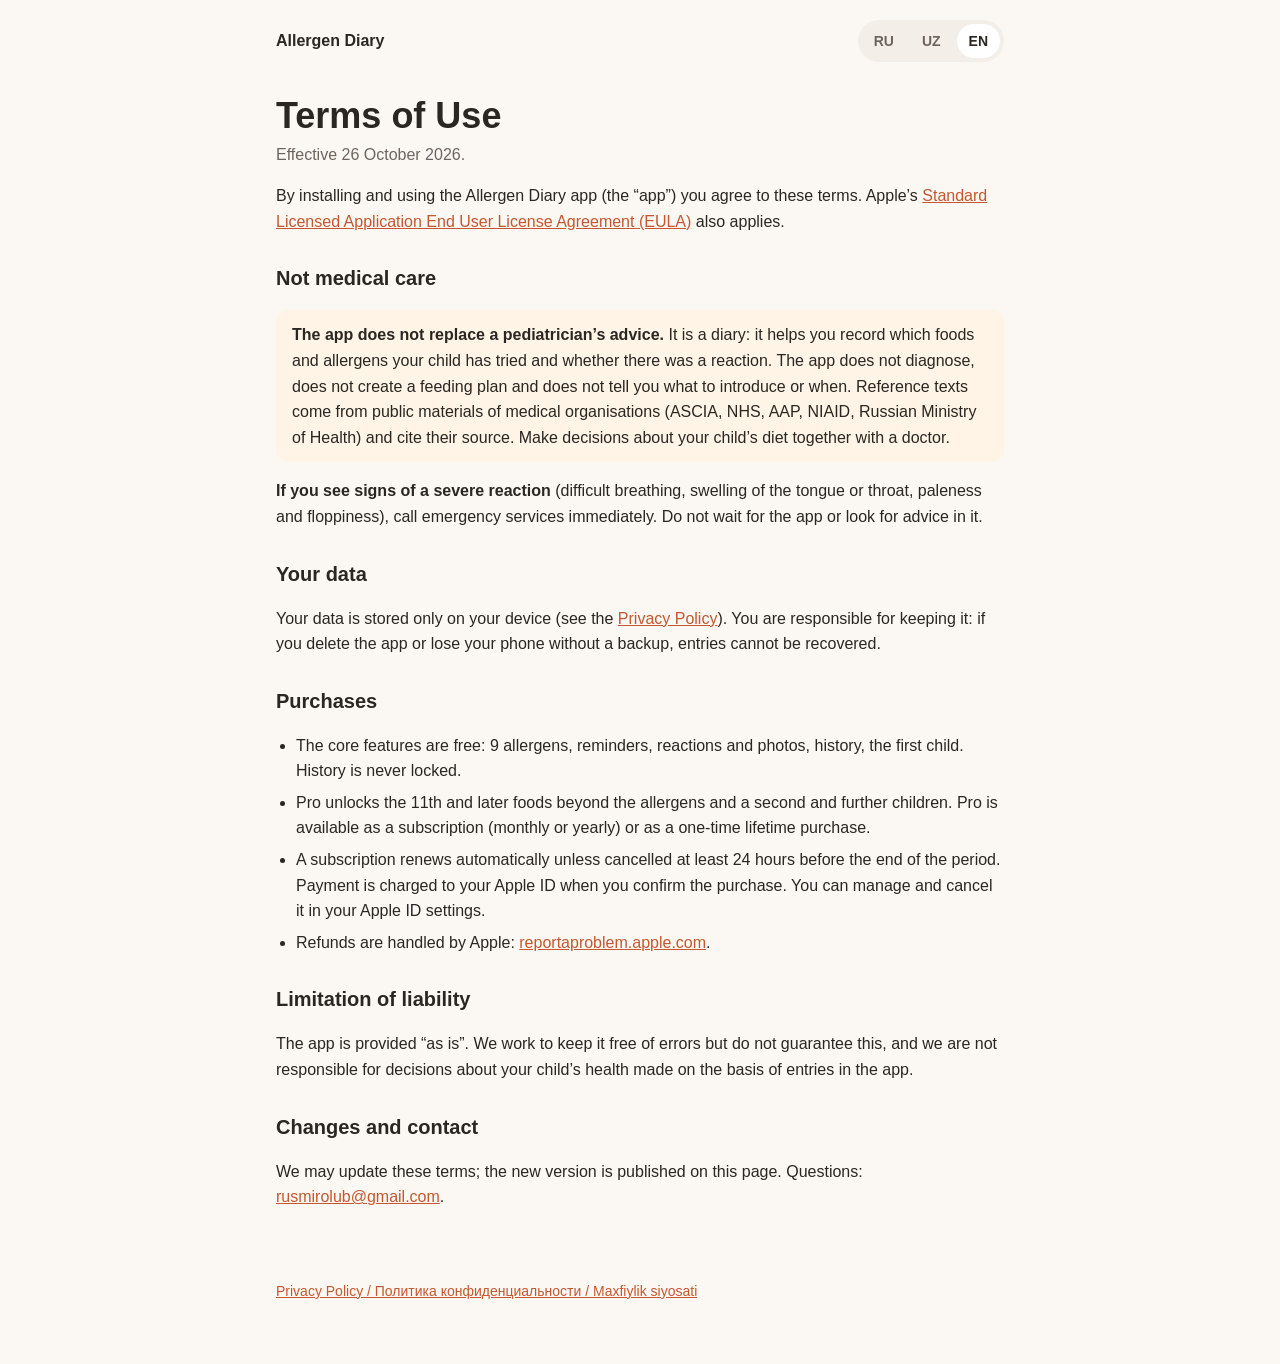
<file: terms.html>
<!doctype html>
<html lang="ru">
<head>
<meta charset="utf-8">
<meta name="viewport" content="width=device-width, initial-scale=1">
<title>Allergen Diary — Terms of Use</title>
<meta name="robots" content="index,follow">
<link rel="stylesheet" href="legal.css">
</head>
<body>
<header class="wrap top">
  <a class="brand" href="./">Allergen Diary</a>
  <nav class="langs" aria-label="Language">
    <a href="?lang=ru" data-l="ru">RU</a><a href="?lang=uz" data-l="uz">UZ</a><a href="?lang=en" data-l="en">EN</a>
  </nav>
</header>
<main class="wrap">

<article lang="ru" data-lang="ru">
<h1>Условия использования</h1>
<p class="meta">Действуют с 26 октября 2026 г.</p>
<p>Устанавливая и используя приложение «Allergen Diary» (далее — приложение), вы соглашаетесь с этими условиями. К приложению также применяется <a href="https://www.apple.com/legal/internet-services/itunes/dev/stdeula/">стандартное лицензионное соглашение Apple (EULA)</a>.</p>

<h2>Не медицинская помощь</h2>
<p class="note"><strong>Приложение не заменяет консультацию педиатра.</strong> Это дневник: он помогает записывать, какие продукты и аллергены ребёнок пробовал и были ли реакции. Приложение не ставит диагнозы, не составляет схему прикорма и не говорит, когда и что вводить. Справочные тексты взяты из открытых материалов медицинских организаций (ASCIA, NHS, AAP, NIAID, Минздрав РФ) и указаны со ссылкой на источник. Решения о питании ребёнка принимайте вместе с врачом.</p>
<p><strong>При признаках тяжёлой реакции</strong> (затруднённое дыхание, отёк языка или горла, бледность и вялость) сразу звоните в скорую помощь. Не ждите ответа приложения и не ищите в нём совета.</p>

<h2>Ваши данные</h2>
<p>Данные хранятся только на вашем устройстве (подробнее — в <a href="privacy" data-keep-lang>политике конфиденциальности</a>). Вы сами отвечаете за их сохранность: при удалении приложения или потере телефона без резервной копии записи восстановить нельзя.</p>

<h2>Покупки</h2>
<ul>
  <li>Основные функции бесплатны: 9 аллергенов, напоминания, реакции и фото, история, первый ребёнок. История никогда не блокируется.</li>
  <li>Pro открывает 11-й и следующие продукты помимо аллергенов и второго и следующих детей. Pro доступен как подписка (месяц или год) или как разовая покупка навсегда.</li>
  <li>Подписка продлевается автоматически, если не отменить её минимум за 24 часа до конца периода. Оплата списывается с вашего Apple ID при подтверждении покупки. Управлять подпиской и отменить её можно в настройках Apple ID.</li>
  <li>Возвраты оформляются через Apple: <a href="https://reportaproblem.apple.com">reportaproblem.apple.com</a>.</li>
</ul>

<h2>Ограничение ответственности</h2>
<p>Приложение предоставляется «как есть». Мы стараемся, чтобы оно работало без ошибок, но не гарантируем этого и не отвечаем за решения о здоровье ребёнка, принятые на основе записей в приложении.</p>

<h2>Изменения и контакты</h2>
<p>Мы можем обновлять эти условия; новая редакция публикуется на этой странице. Вопросы — <a href="mailto:rusmirolub@gmail.com">rusmirolub@gmail.com</a>.</p>
</article>

<article lang="uz" data-lang="uz">
<h1>Foydalanish shartlari</h1>
<p class="meta">2026-yil 26-oktabrdan amal qiladi.</p>
<p>«Allergen Diary» ilovasini (keyingi oʻrinlarda — ilova) oʻrnatib va undan foydalanib, siz ushbu shartlarga rozilik bildirasiz. Ilovaga <a href="https://www.apple.com/legal/internet-services/itunes/dev/stdeula/">Apple standart litsenziya shartnomasi (EULA)</a> ham qoʻllanadi.</p>

<h2>Tibbiy yordam emas</h2>
<p class="note"><strong>Ilova pediatr maslahatini almashtirmaydi.</strong> Bu kundalik: u bola qaysi mahsulot va allergenlarni tatib koʻrganini va reaksiya boʻlgan-boʻlmaganini yozib borishga yordam beradi. Ilova tashxis qoʻymaydi, qoʻshimcha ovqat sxemasini tuzmaydi va nimani qachon berishni aytmaydi. Maʼlumotnoma matnlari tibbiy tashkilotlarning ochiq materiallaridan (ASCIA, NHS, AAP, NIAID, RF Sogʻliqni saqlash vazirligi) olingan va manbasi koʻrsatilgan. Bolaning ovqatlanishi haqidagi qarorlarni shifokor bilan birga qabul qiling.</p>
<p><strong>Ogʻir reaksiya belgilari boʻlsa</strong> (nafas olish qiyinlashsa, til yoki tomoq shishsa, rang oqarib, bola holsizlansa) darhol tez yordam chaqiring. Ilovadan javob yoki maslahat kutmang.</p>

<h2>Maʼlumotlaringiz</h2>
<p>Maʼlumotlar faqat qurilmangizda saqlanadi (batafsil — <a href="privacy" data-keep-lang>maxfiylik siyosatida</a>). Ularning saqlanishi uchun oʻzingiz javobgarsiz: ilova oʻchirilsa yoki telefon zaxira nusxasiz yoʻqolsa, yozuvlarni tiklab boʻlmaydi.</p>

<h2>Xaridlar</h2>
<ul>
  <li>Asosiy funksiyalar bepul: 9 ta allergen, eslatmalar, reaksiyalar va suratlar, tarix, birinchi bola. Tarix hech qachon bloklanmaydi.</li>
  <li>Pro allergenlardan tashqari 11-va undan keyingi mahsulotlarni hamda ikkinchi va keyingi bolalarni ochadi. Pro obuna (oy yoki yil) yoki bir martalik umrbod xarid sifatida mavjud.</li>
  <li>Obuna davr tugashidan kamida 24 soat oldin bekor qilinmasa, avtomatik uzaytiriladi. Toʻlov xarid tasdiqlanganda Apple IDʼingizdan yechiladi. Obunani Apple ID sozlamalarida boshqarish va bekor qilish mumkin.</li>
  <li>Pulni qaytarish Apple orqali amalga oshiriladi: <a href="https://reportaproblem.apple.com">reportaproblem.apple.com</a>.</li>
</ul>

<h2>Javobgarlikni cheklash</h2>
<p>Ilova «boricha» taqdim etiladi. Biz uning xatosiz ishlashiga harakat qilamiz, lekin buni kafolatlamaymiz va ilovadagi yozuvlar asosida bola salomatligi haqida qabul qilingan qarorlar uchun javob bermaymiz.</p>

<h2>Oʻzgarishlar va aloqa</h2>
<p>Biz ushbu shartlarni yangilashimiz mumkin; yangi tahrir shu sahifada eʼlon qilinadi. Savollar — <a href="mailto:rusmirolub@gmail.com">rusmirolub@gmail.com</a>.</p>
</article>

<article lang="en" data-lang="en">
<h1>Terms of Use</h1>
<p class="meta">Effective 26 October 2026.</p>
<p>By installing and using the Allergen Diary app (the “app”) you agree to these terms. Apple’s <a href="https://www.apple.com/legal/internet-services/itunes/dev/stdeula/">Standard Licensed Application End User License Agreement (EULA)</a> also applies.</p>

<h2>Not medical care</h2>
<p class="note"><strong>The app does not replace a pediatrician’s advice.</strong> It is a diary: it helps you record which foods and allergens your child has tried and whether there was a reaction. The app does not diagnose, does not create a feeding plan and does not tell you what to introduce or when. Reference texts come from public materials of medical organisations (ASCIA, NHS, AAP, NIAID, Russian Ministry of Health) and cite their source. Make decisions about your child’s diet together with a doctor.</p>
<p><strong>If you see signs of a severe reaction</strong> (difficult breathing, swelling of the tongue or throat, paleness and floppiness), call emergency services immediately. Do not wait for the app or look for advice in it.</p>

<h2>Your data</h2>
<p>Your data is stored only on your device (see the <a href="privacy" data-keep-lang>Privacy Policy</a>). You are responsible for keeping it: if you delete the app or lose your phone without a backup, entries cannot be recovered.</p>

<h2>Purchases</h2>
<ul>
  <li>The core features are free: 9 allergens, reminders, reactions and photos, history, the first child. History is never locked.</li>
  <li>Pro unlocks the 11th and later foods beyond the allergens and a second and further children. Pro is available as a subscription (monthly or yearly) or as a one-time lifetime purchase.</li>
  <li>A subscription renews automatically unless cancelled at least 24 hours before the end of the period. Payment is charged to your Apple ID when you confirm the purchase. You can manage and cancel it in your Apple ID settings.</li>
  <li>Refunds are handled by Apple: <a href="https://reportaproblem.apple.com">reportaproblem.apple.com</a>.</li>
</ul>

<h2>Limitation of liability</h2>
<p>The app is provided “as is”. We work to keep it free of errors but do not guarantee this, and we are not responsible for decisions about your child’s health made on the basis of entries in the app.</p>

<h2>Changes and contact</h2>
<p>We may update these terms; the new version is published on this page. Questions: <a href="mailto:rusmirolub@gmail.com">rusmirolub@gmail.com</a>.</p>
</article>

<p class="other"><a href="privacy" data-keep-lang>Privacy Policy / Политика конфиденциальности / Maxfiylik siyosati</a></p>
</main>
<script src="legal.js"></script>
</body>
</html>
</file>
<file: legal.css>
:root {
  --bg: #fbf8f4; --surface: #ffffff; --surface-2: #f3eee7; --text: #2a2622; --muted: #6d655d;
  --line: #e6dfd5; --accent: #c4572f; --note: #fff4e5;
}
@media (prefers-color-scheme: dark) {
  :root:not([data-theme="light"]) {
    --bg: #1c1a18; --surface: #262320; --surface-2: #2f2b27; --text: #f1ece6; --muted: #b3aaa0;
    --line: #3b3631; --accent: #e8794f; --note: #3d321a;
  }
}
:root[data-theme="dark"] {
  --bg: #1c1a18; --surface: #262320; --surface-2: #2f2b27; --text: #f1ece6; --muted: #b3aaa0;
  --line: #3b3631; --accent: #e8794f; --note: #3d321a;
}
* { box-sizing: border-box; }
html { -webkit-text-size-adjust: 100%; }
body {
  margin: 0; background: var(--bg); color: var(--text);
  font: 16px/1.6 -apple-system, BlinkMacSystemFont, "Segoe UI", Roboto, "Helvetica Neue", Arial, sans-serif;
}
.wrap { max-width: 760px; margin: 0 auto; padding: 0 16px; }
.top { display: flex; align-items: center; justify-content: space-between; padding-top: 20px; padding-bottom: 8px; }
.brand { font-weight: 700; color: var(--text); text-decoration: none; }
.langs { display: flex; gap: 4px; background: var(--surface-2); border-radius: 999px; padding: 4px; }
.langs a { color: var(--muted); text-decoration: none; font-size: 14px; font-weight: 600; padding: 6px 12px; border-radius: 999px; }
.langs a[aria-current="true"] { background: var(--surface); color: var(--text); }
h1 { font-size: clamp(26px, 5vw, 36px); line-height: 1.2; margin: 24px 0 4px; }
h2 { font-size: 20px; margin: 28px 0 8px; }
.meta { color: var(--muted); margin-top: 0; }
a { color: var(--accent); }
ul { padding-left: 20px; }
li { margin: 6px 0; }
.note { background: var(--note); border-radius: 12px; padding: 12px 16px; }
article { padding-bottom: 24px; border-bottom: 1px solid var(--line); overflow-wrap: anywhere; }
.other { padding: 16px 0 48px; font-size: 14px; }
html.js article[data-lang] { display: none; border-bottom: 0; }
html.js article[data-lang].on { display: block; }
</file>
